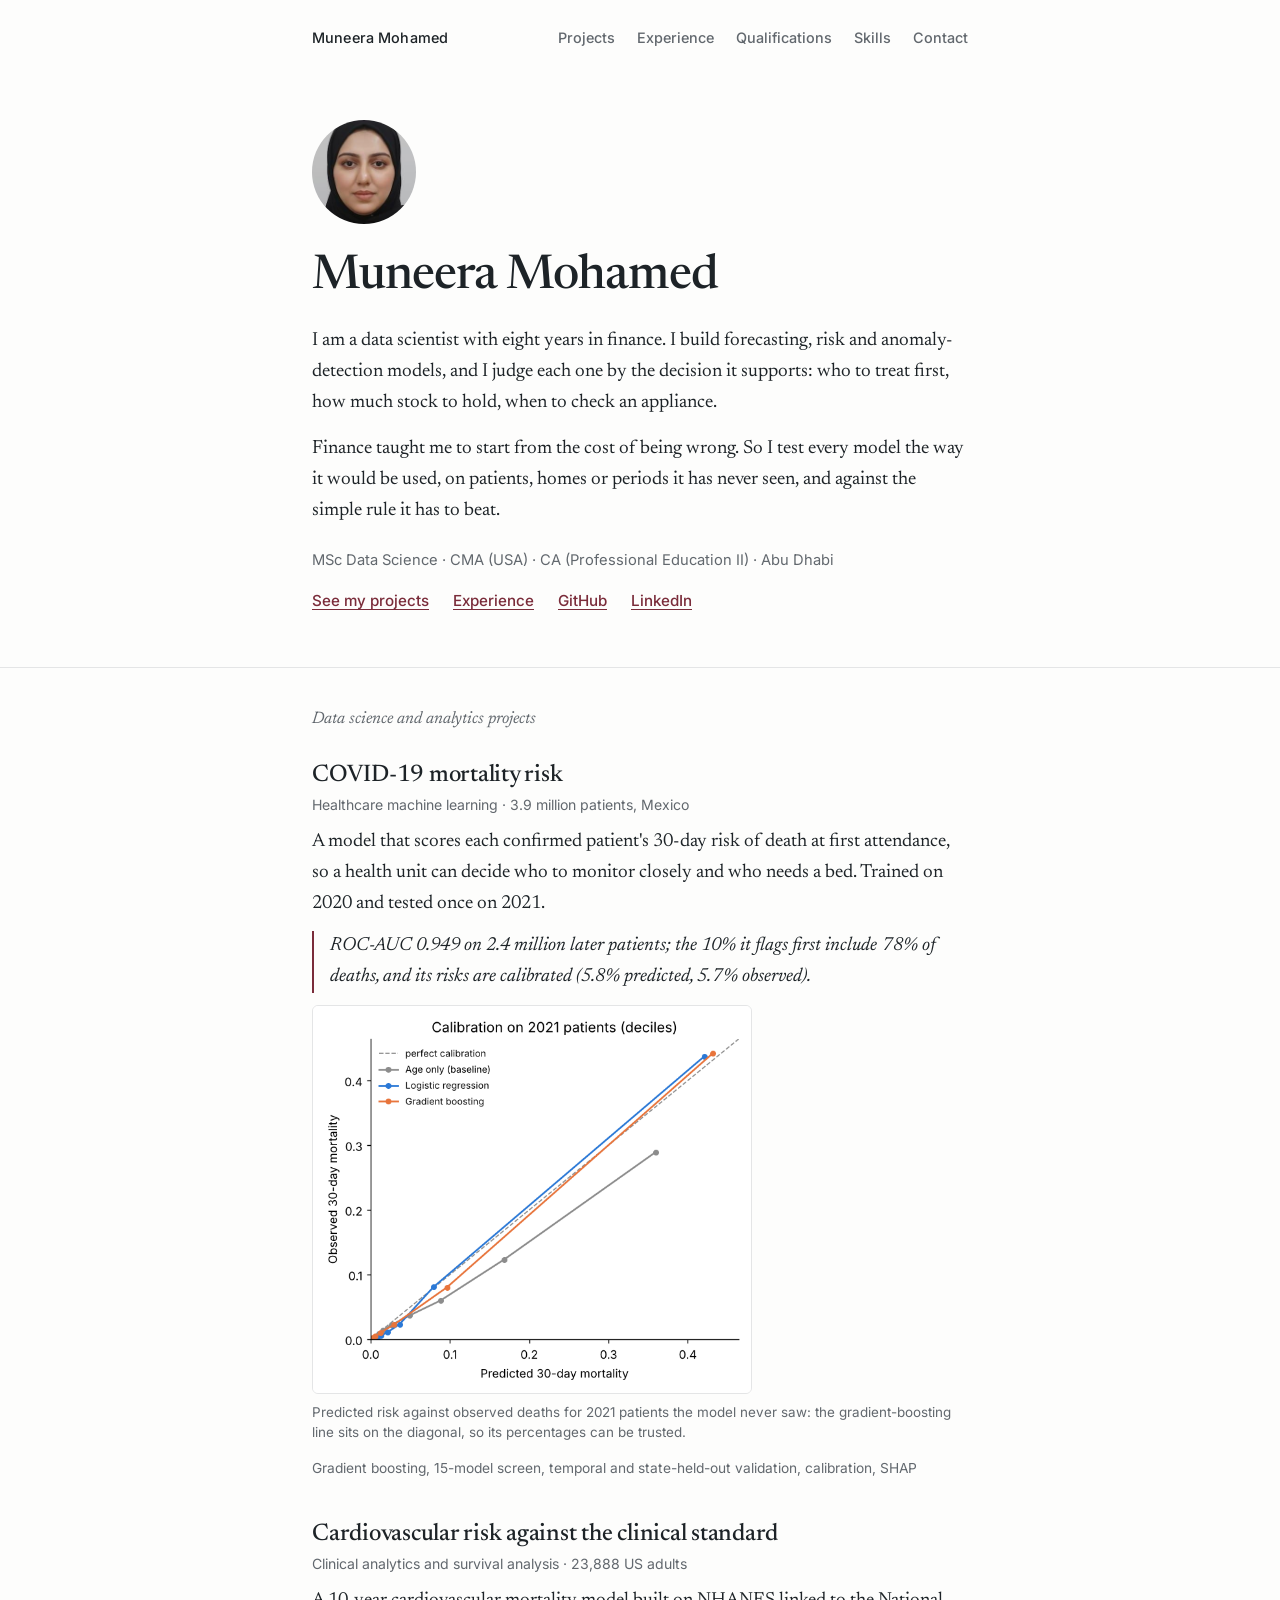
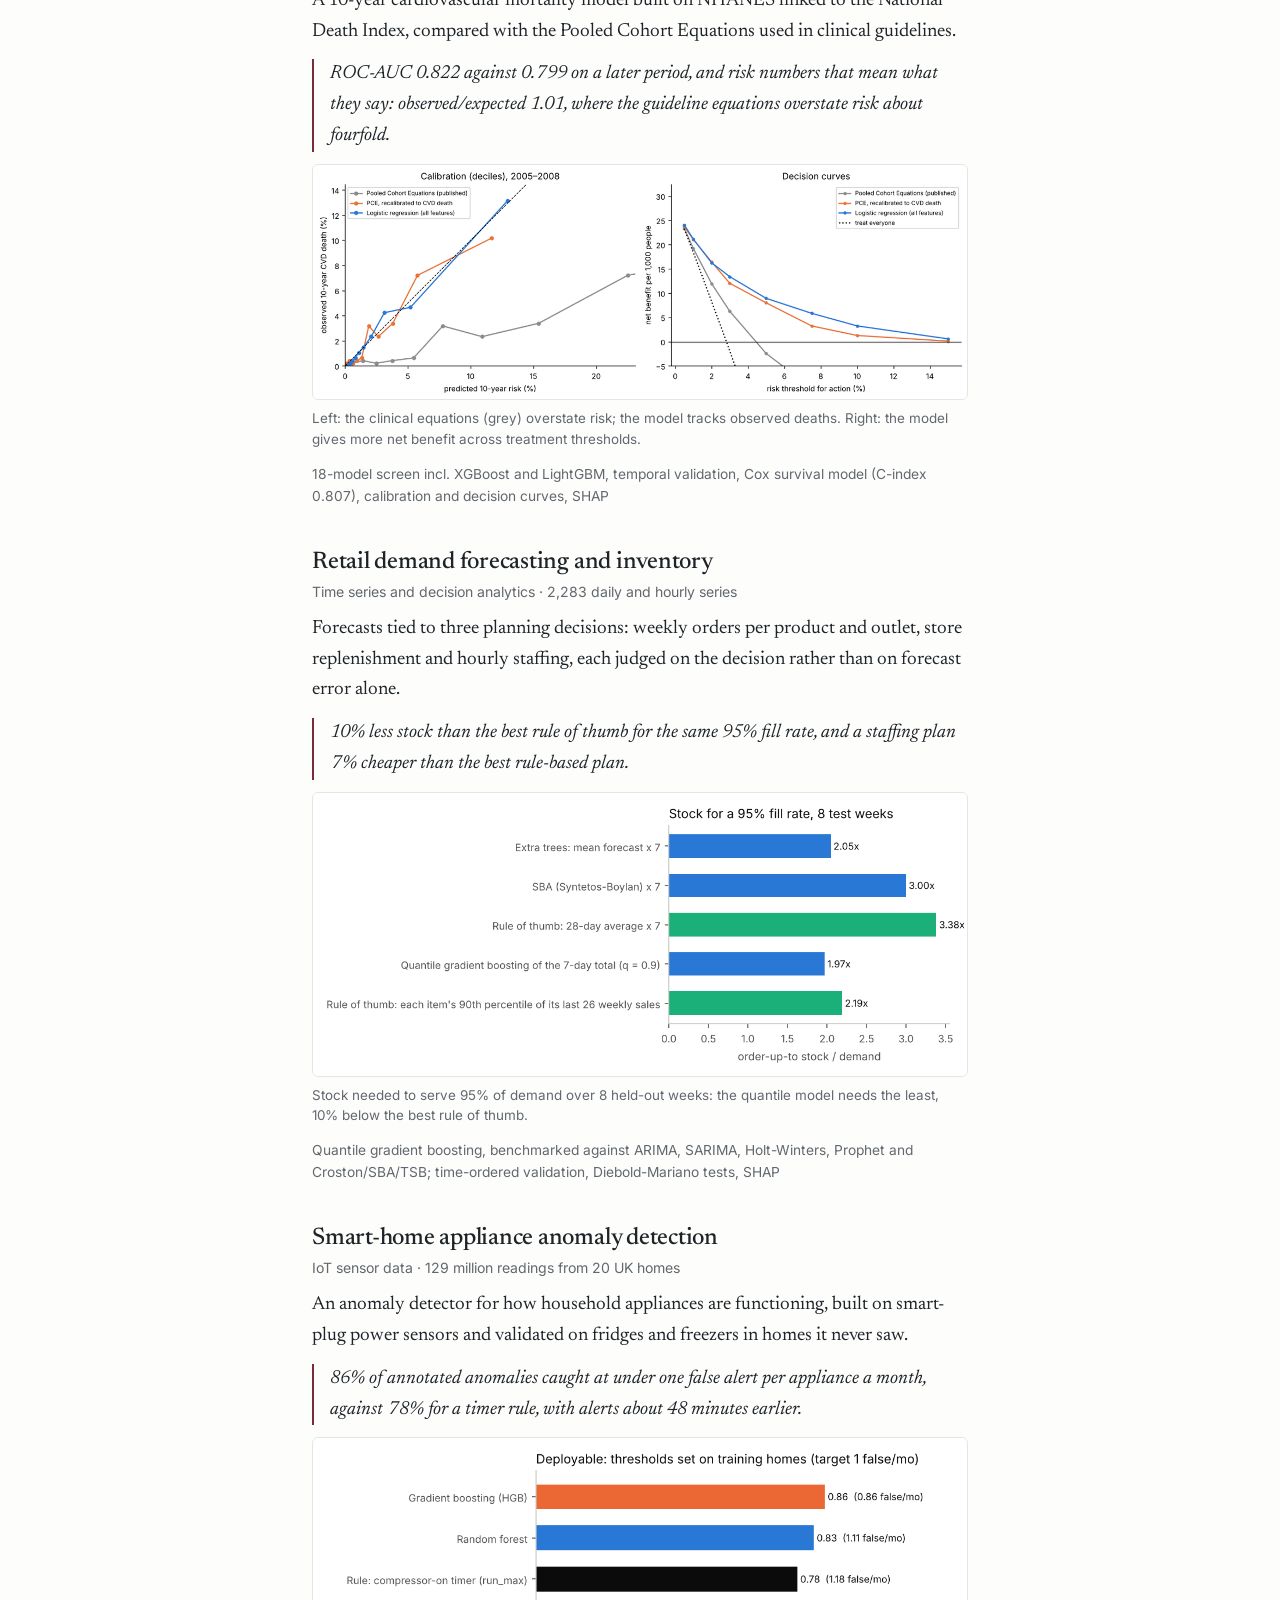
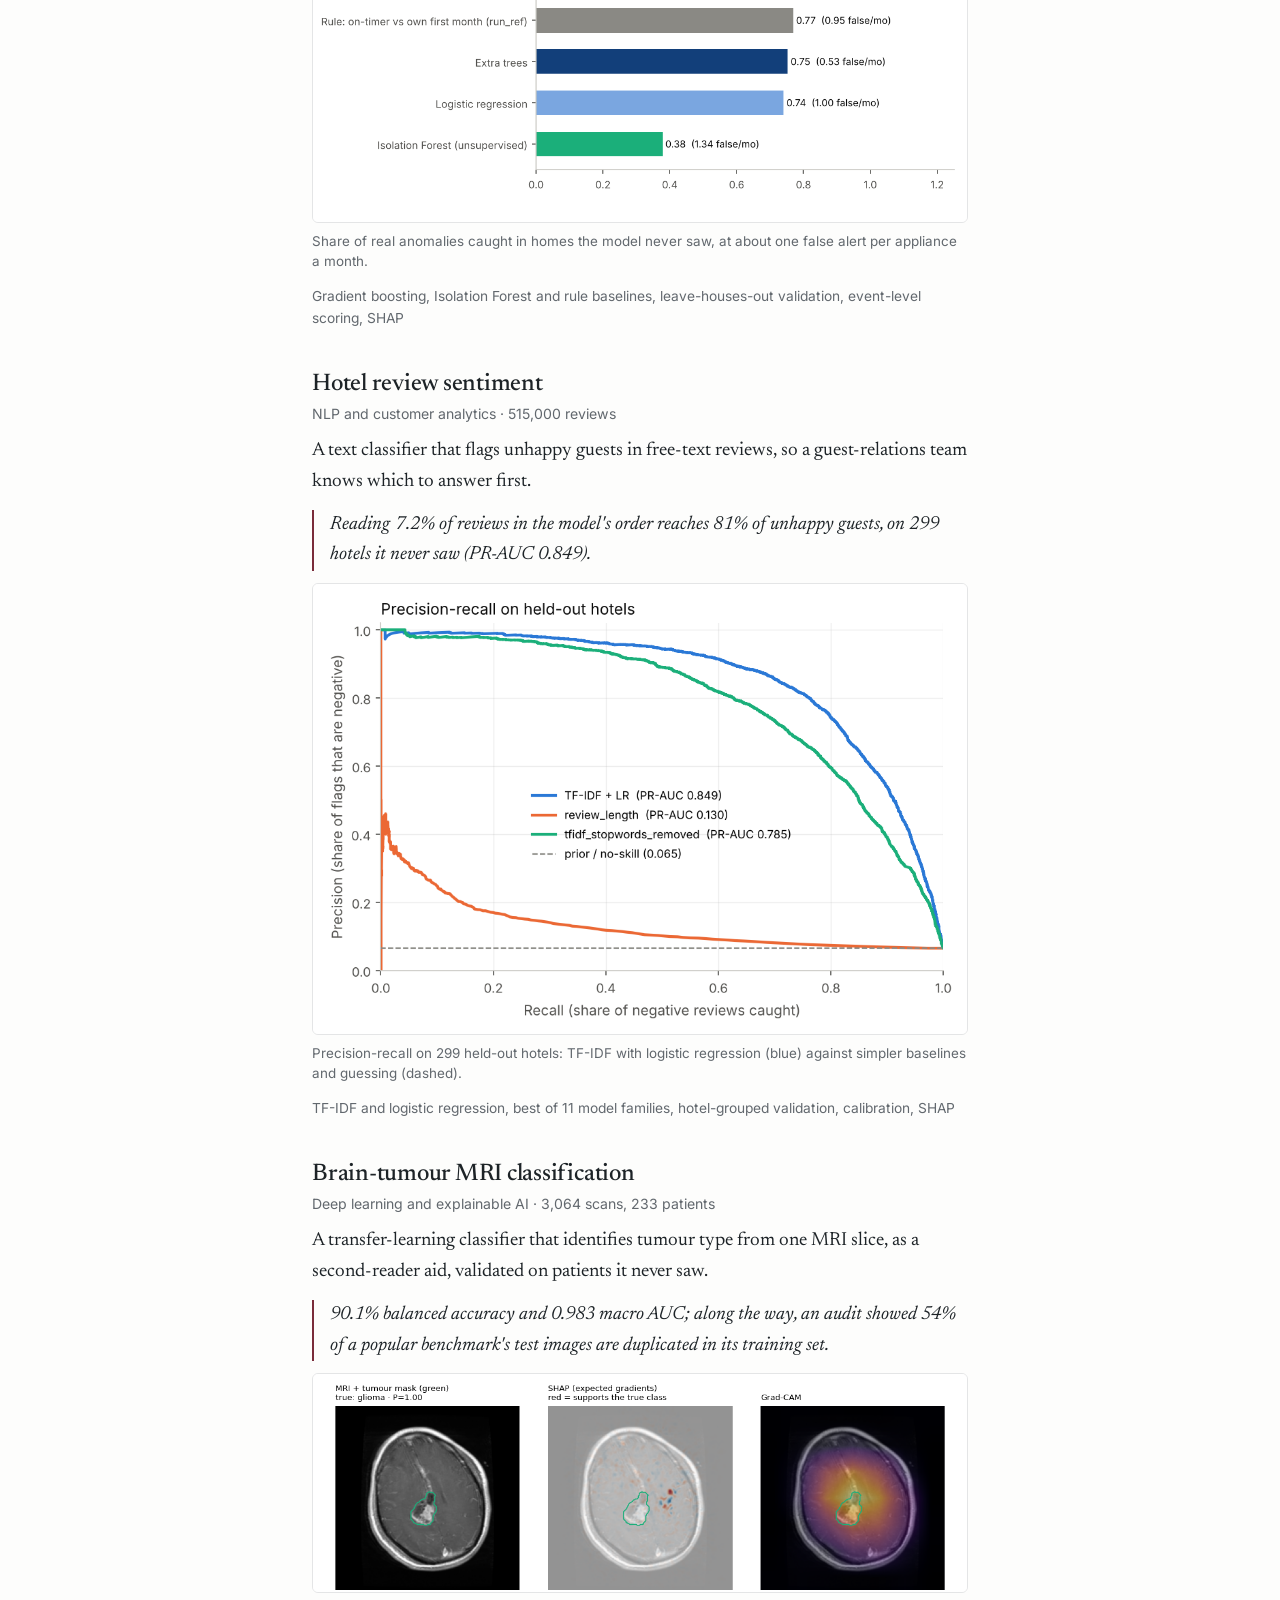
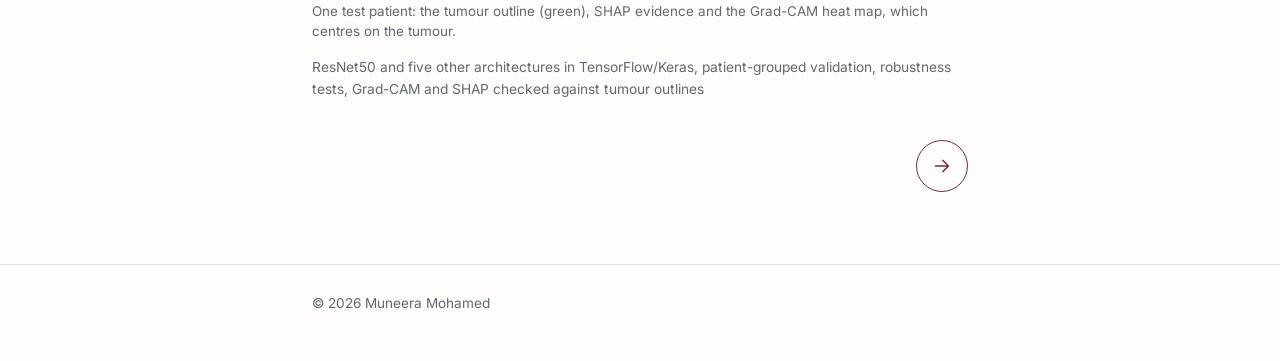
<file: index.html>
<!doctype html>
<html lang="en">
<head>
<meta charset="utf-8">
<meta name="viewport" content="width=device-width, initial-scale=1">
<title>Muneera Mohamed · Data Scientist</title>
<meta name="description" content="Muneera Mohamed, data scientist with eight years in finance. Forecasting, risk and anomaly-detection models judged by the decisions they support.">
<link rel="icon" href="favicon.svg" type="image/svg+xml">
<meta property="og:type" content="website">
<meta property="og:title" content="Muneera Mohamed · Data Scientist">
<meta property="og:description" content="Muneera Mohamed, data scientist with eight years in finance. Forecasting, risk and anomaly-detection models judged by the decisions they support.">
<meta property="og:url" content="https://muneera-dsa.github.io/">
<meta property="og:image" content="https://muneera-dsa.github.io/assets/muneera.jpg">
<meta name="twitter:card" content="summary">
<link rel="preconnect" href="https://fonts.googleapis.com">
<link rel="preconnect" href="https://fonts.gstatic.com" crossorigin>
<link href="https://fonts.googleapis.com/css2?family=Newsreader:ital,opsz,wght@0,6..72,400;0,6..72,500;0,6..72,600;1,6..72,400&family=Inter:wght@400;500;600&display=swap" rel="stylesheet">
<link rel="stylesheet" href="styles.css">
</head>
<body>

<header class="top">
  <div class="col">
    <a class="name" href="index.html">Muneera Mohamed</a>
    <nav aria-label="Site">
      <a href="index.html#work">Projects</a>
      <a href="experience.html">Experience</a>
      <a href="qualifications.html">Qualifications</a>
      <a href="skills.html">Skills</a>
      <a href="contact.html">Contact</a>
    </nav>
  </div>
</header>

<main>
<div class="intro">
  <div class="col">
    <img src="assets/muneera.jpg" alt="Portrait of Muneera Mohamed" width="104" height="104">
    <h1>Muneera Mohamed</h1>
    <p>I am a data scientist with eight years in finance. I build forecasting, risk and anomaly-detection models, and I judge each one by the decision it supports: who to treat first, how much stock to hold, when to check an appliance.</p>
    <p>Finance taught me to start from the cost of being wrong. So I test every model the way it would be used, on patients, homes or periods it has never seen, and against the simple rule it has to beat.</p>
    <p class="creds">MSc Data Science · CMA (USA) · CA (Professional Education II) · Abu Dhabi</p>
    <div class="links">
      <a href="#work">See my projects</a>
      <a href="experience.html">Experience</a>
      <a href="https://github.com/Muneera-DSA">GitHub</a>
      <a href="https://www.linkedin.com/in/muneera-mohamed-7010ba109">LinkedIn</a>
    </div>
  </div>
</div>

<section id="work">
  <div class="col">
    <h2>Data science and analytics projects</h2>
    <article class="work">
      <h3><a href="https://github.com/Muneera-DSA/COVID19-Mortality-Risk">COVID-19 mortality risk</a></h3>
      <p class="meta">Healthcare machine learning · 3.9 million patients, Mexico</p>
      <p>A model that scores each confirmed patient's 30-day risk of death at first attendance, so a health unit can decide who to monitor closely and who needs a bed. Trained on 2020 and tested once on 2021.</p>
      <p class="result">ROC-AUC 0.949 on 2.4 million later patients; the 10% it flags first include 78% of deaths, and its risks are calibrated (5.8% predicted, 5.7% observed).</p>
            <figure class="shot narrow"><a href="https://github.com/Muneera-DSA/COVID19-Mortality-Risk"><img src="assets/projects/covid_calibration.png" alt="Calibration chart: predicted against observed 30-day mortality for 2021 patients, with the model close to the diagonal" width="676" height="598" loading="lazy"></a><figcaption>Predicted risk against observed deaths for 2021 patients the model never saw: the gradient-boosting line sits on the diagonal, so its percentages can be trusted.</figcaption></figure>
      <p class="tools">Gradient boosting, 15-model screen, temporal and state-held-out validation, calibration, SHAP</p>
    </article>

    <article class="work">
      <h3><a href="https://github.com/Muneera-DSA/Cardiovascular-Risk-Prediction">Cardiovascular risk against the clinical standard</a></h3>
      <p class="meta">Clinical analytics and survival analysis · 23,888 US adults</p>
      <p>A 10-year cardiovascular mortality model built on NHANES linked to the National Death Index, compared with the Pooled Cohort Equations used in clinical guidelines.</p>
      <p class="result">ROC-AUC 0.822 against 0.799 on a later period, and risk numbers that mean what they say: observed/expected 1.01, where the guideline equations overstate risk about fourfold.</p>
            <figure class="shot"><a href="https://github.com/Muneera-DSA/Cardiovascular-Risk-Prediction"><img src="assets/projects/cvd_validation.png" alt="Calibration and decision curves comparing the model with the Pooled Cohort Equations" width="1200" height="431" loading="lazy"></a><figcaption>Left: the clinical equations (grey) overstate risk; the model tracks observed deaths. Right: the model gives more net benefit across treatment thresholds.</figcaption></figure>
      <p class="tools">18-model screen incl. XGBoost and LightGBM, temporal validation, Cox survival model (C-index 0.807), calibration and decision curves, SHAP</p>
    </article>

    <article class="work">
      <h3><a href="https://github.com/Muneera-DSA/retail-demand-optimization">Retail demand forecasting and inventory</a></h3>
      <p class="meta">Time series and decision analytics · 2,283 daily and hourly series</p>
      <p>Forecasts tied to three planning decisions: weekly orders per product and outlet, store replenishment and hourly staffing, each judged on the decision rather than on forecast error alone.</p>
      <p class="result">10% less stock than the best rule of thumb for the same 95% fill rate, and a staffing plan 7% cheaper than the best rule-based plan.</p>
            <figure class="shot"><a href="https://github.com/Muneera-DSA/retail-demand-optimization"><img src="assets/projects/retail_stock.png" alt="Bar chart of stock needed for a 95% fill rate by each ordering policy" width="1125" height="487" loading="lazy"></a><figcaption>Stock needed to serve 95% of demand over 8 held-out weeks: the quantile model needs the least, 10% below the best rule of thumb.</figcaption></figure>
      <p class="tools">Quantile gradient boosting, benchmarked against ARIMA, SARIMA, Holt-Winters, Prophet and Croston/SBA/TSB; time-ordered validation, Diebold-Mariano tests, SHAP</p>
    </article>

    <article class="work">
      <h3><a href="https://github.com/Muneera-DSA/smart_home_anomaly_detection">Smart-home appliance anomaly detection</a></h3>
      <p class="meta">IoT sensor data · 129 million readings from 20 UK homes</p>
      <p>An anomaly detector for how household appliances are functioning, built on smart-plug power sensors and validated on fridges and freezers in homes it never saw.</p>
      <p class="result">86% of annotated anomalies caught at under one false alert per appliance a month, against 78% for a timer rule, with alerts about 48 minutes earlier.</p>
            <figure class="shot"><a href="https://github.com/Muneera-DSA/smart_home_anomaly_detection"><img src="assets/projects/smarthome_detectors.png" alt="Bar chart of the share of annotated anomalies caught by each detector in unseen homes" width="1126" height="660" loading="lazy"></a><figcaption>Share of real anomalies caught in homes the model never saw, at about one false alert per appliance a month.</figcaption></figure>
      <p class="tools">Gradient boosting, Isolation Forest and rule baselines, leave-houses-out validation, event-level scoring, SHAP</p>
    </article>

    <article class="work">
      <h3><a href="https://github.com/Muneera-DSA/Hotel-Review-Sentiment-Analysis">Hotel review sentiment</a></h3>
      <p class="meta">NLP and customer analytics · 515,000 reviews</p>
      <p>A text classifier that flags unhappy guests in free-text reviews, so a guest-relations team knows which to answer first.</p>
      <p class="result">Reading 7.2% of reviews in the model's order reaches 81% of unhappy guests, on 299 hotels it never saw (PR-AUC 0.849).</p>
            <figure class="shot"><a href="https://github.com/Muneera-DSA/Hotel-Review-Sentiment-Analysis"><img src="assets/projects/hotel_pr_curve.png" alt="Precision-recall curves for the text classifier and simpler baselines on held-out hotels" width="960" height="660" loading="lazy"></a><figcaption>Precision-recall on 299 held-out hotels: TF-IDF with logistic regression (blue) against simpler baselines and guessing (dashed).</figcaption></figure>
      <p class="tools">TF-IDF and logistic regression, best of 11 model families, hotel-grouped validation, calibration, SHAP</p>
    </article>

    <article class="work">
      <h3><a href="https://github.com/Muneera-DSA/brainguard-mri-tumor-detection">Brain-tumour MRI classification</a></h3>
      <p class="meta">Deep learning and explainable AI · 3,064 scans, 233 patients</p>
      <p>A transfer-learning classifier that identifies tumour type from one MRI slice, as a second-reader aid, validated on patients it never saw.</p>
      <p class="result">90.1% balanced accuracy and 0.983 macro AUC; along the way, an audit showed 54% of a popular benchmark's test images are duplicated in its training set.</p>
            <figure class="shot"><a href="https://github.com/Muneera-DSA/brainguard-mri-tumor-detection"><img src="assets/projects/brain_explain.png" alt="An MRI slice with the tumour outlined, its SHAP map and its Grad-CAM heat map" width="1080" height="360" loading="lazy"></a><figcaption>One test patient: the tumour outline (green), SHAP evidence and the Grad-CAM heat map, which centres on the tumour.</figcaption></figure>
      <p class="tools">ResNet50 and five other architectures in TensorFlow/Keras, patient-grouped validation, robustness tests, Grad-CAM and SHAP checked against tumour outlines</p>
    </article>
    <p class="next"><a class="next-btn" href="experience.html" aria-label="Next: Experience" title="Experience"><svg viewBox="0 0 24 24" width="22" height="22" aria-hidden="true" focusable="false"><path d="M5 12h13M13 6l6 6-6 6" fill="none" stroke="currentColor" stroke-width="1.8" stroke-linecap="round" stroke-linejoin="round"/></svg></a></p>
  </div>
</section>
</main>

<footer>
  <div class="col">© 2026 Muneera Mohamed</div>
</footer>
</body>
</html>
</file>
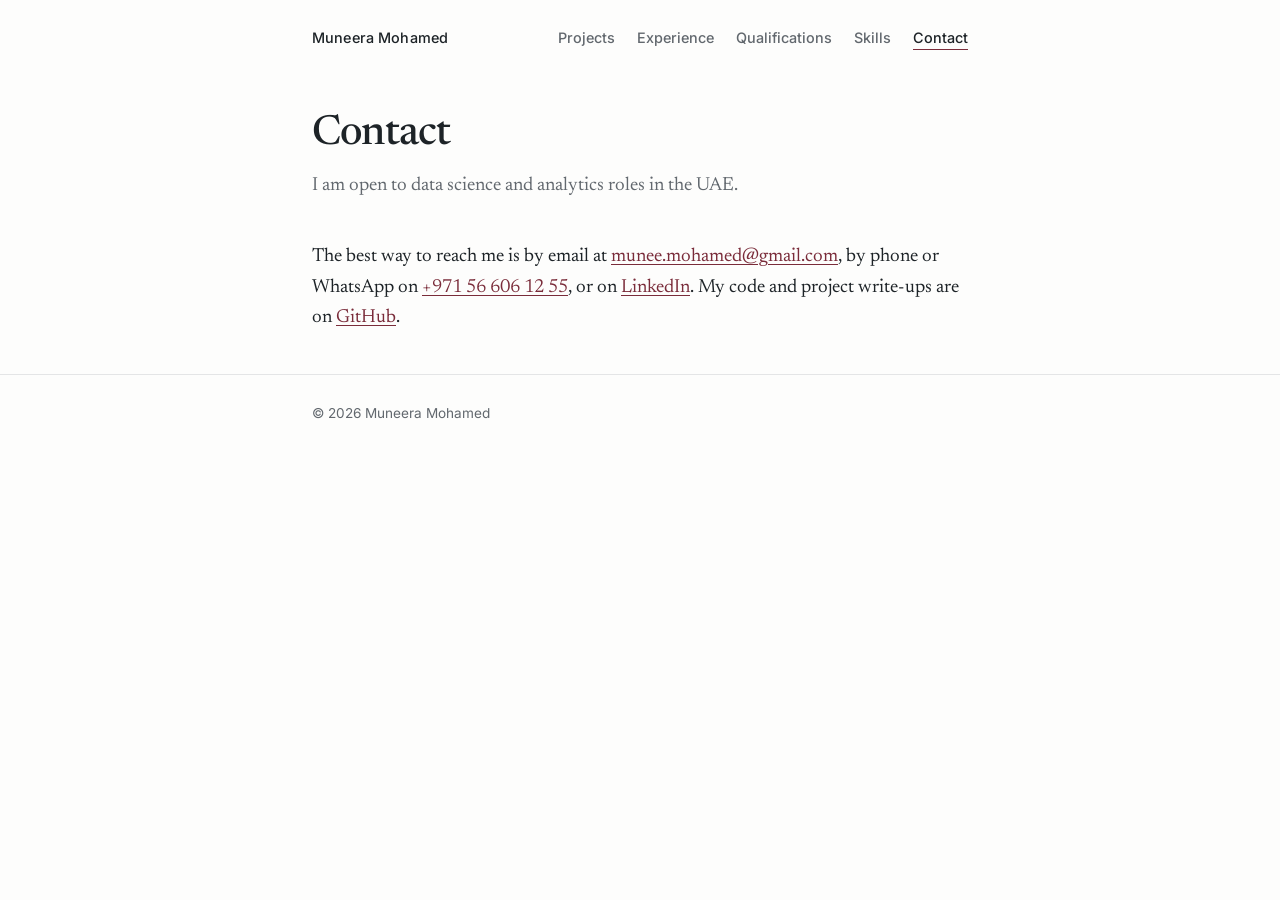
<file: contact.html>
<!doctype html>
<html lang="en">
<head>
<meta charset="utf-8">
<meta name="viewport" content="width=device-width, initial-scale=1">
<title>Contact · Muneera Mohamed</title>
<meta name="description" content="Muneera Mohamed, data scientist with eight years in finance. Forecasting, risk and anomaly-detection models judged by the decisions they support.">
<link rel="icon" href="favicon.svg" type="image/svg+xml">
<meta property="og:type" content="website">
<meta property="og:title" content="Contact · Muneera Mohamed">
<meta property="og:description" content="Muneera Mohamed, data scientist with eight years in finance. Forecasting, risk and anomaly-detection models judged by the decisions they support.">
<meta property="og:url" content="https://muneera-dsa.github.io/contact.html">
<meta property="og:image" content="https://muneera-dsa.github.io/assets/muneera.jpg">
<meta name="twitter:card" content="summary">
<link rel="preconnect" href="https://fonts.googleapis.com">
<link rel="preconnect" href="https://fonts.gstatic.com" crossorigin>
<link href="https://fonts.googleapis.com/css2?family=Newsreader:ital,opsz,wght@0,6..72,400;0,6..72,500;0,6..72,600;1,6..72,400&family=Inter:wght@400;500;600&display=swap" rel="stylesheet">
<link rel="stylesheet" href="styles.css">
</head>
<body>

<header class="top">
  <div class="col">
    <a class="name" href="index.html">Muneera Mohamed</a>
    <nav aria-label="Site">
      <a href="index.html#work">Projects</a>
      <a href="experience.html">Experience</a>
      <a href="qualifications.html">Qualifications</a>
      <a href="skills.html">Skills</a>
      <a href="contact.html" aria-current="page">Contact</a>
    </nav>
  </div>
</header>

<main>
<div class="page">
  <div class="col">
    <h1>Contact</h1>
    <p class="lede">I am open to data science and analytics roles in the UAE.</p>
    <div class="prose"><p>The best way to reach me is by email at <a href="mailto:munee.mohamed@gmail.com">munee.mohamed@gmail.com</a>, by phone or WhatsApp on <a href="tel:+971566061255">+971 56 606 12 55</a>, or on <a href="https://www.linkedin.com/in/muneera-mohamed-7010ba109">LinkedIn</a>. My code and project write-ups are on <a href="https://github.com/Muneera-DSA">GitHub</a>.</p></div>
  </div>
</div>
</main>

<footer>
  <div class="col">© 2026 Muneera Mohamed</div>
</footer>
</body>
</html>
</file>
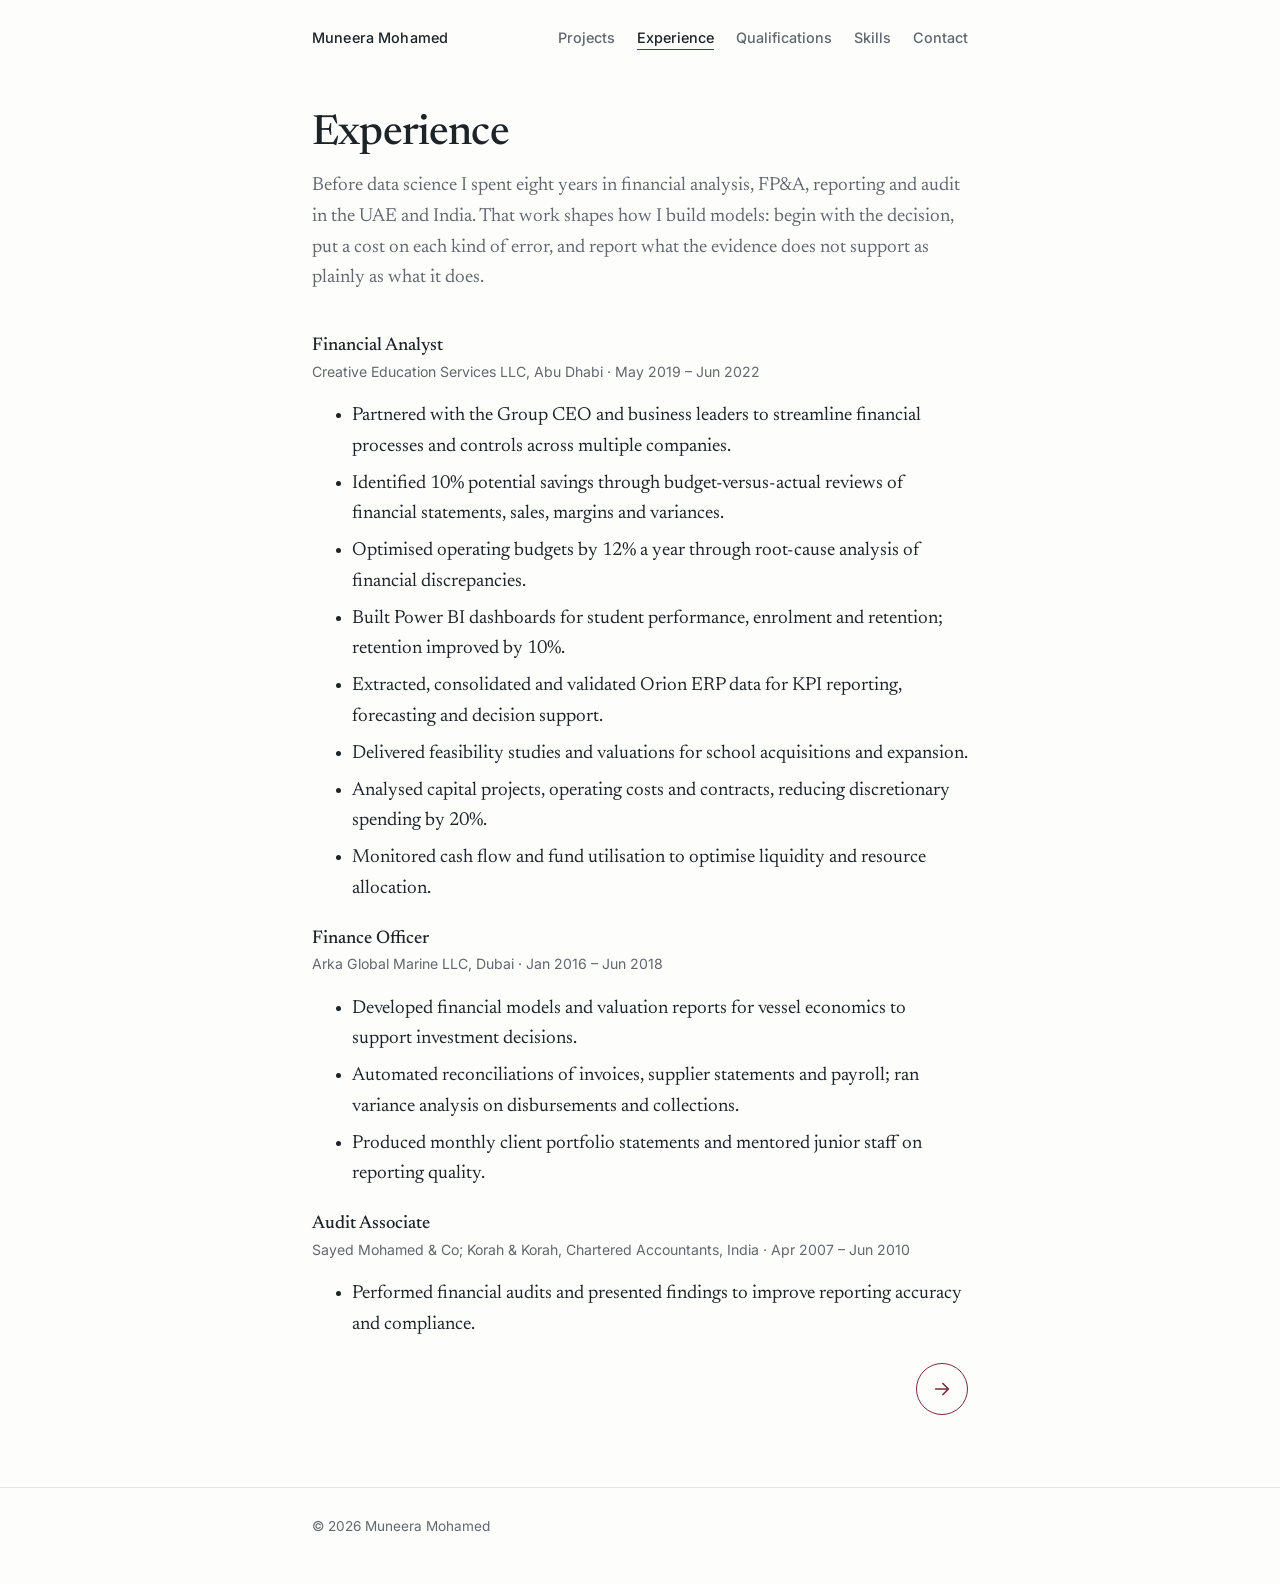
<file: experience.html>
<!doctype html>
<html lang="en">
<head>
<meta charset="utf-8">
<meta name="viewport" content="width=device-width, initial-scale=1">
<title>Experience · Muneera Mohamed</title>
<meta name="description" content="Muneera Mohamed, data scientist with eight years in finance. Forecasting, risk and anomaly-detection models judged by the decisions they support.">
<link rel="icon" href="favicon.svg" type="image/svg+xml">
<meta property="og:type" content="website">
<meta property="og:title" content="Experience · Muneera Mohamed">
<meta property="og:description" content="Muneera Mohamed, data scientist with eight years in finance. Forecasting, risk and anomaly-detection models judged by the decisions they support.">
<meta property="og:url" content="https://muneera-dsa.github.io/experience.html">
<meta property="og:image" content="https://muneera-dsa.github.io/assets/muneera.jpg">
<meta name="twitter:card" content="summary">
<link rel="preconnect" href="https://fonts.googleapis.com">
<link rel="preconnect" href="https://fonts.gstatic.com" crossorigin>
<link href="https://fonts.googleapis.com/css2?family=Newsreader:ital,opsz,wght@0,6..72,400;0,6..72,500;0,6..72,600;1,6..72,400&family=Inter:wght@400;500;600&display=swap" rel="stylesheet">
<link rel="stylesheet" href="styles.css">
</head>
<body>

<header class="top">
  <div class="col">
    <a class="name" href="index.html">Muneera Mohamed</a>
    <nav aria-label="Site">
      <a href="index.html#work">Projects</a>
      <a href="experience.html" aria-current="page">Experience</a>
      <a href="qualifications.html">Qualifications</a>
      <a href="skills.html">Skills</a>
      <a href="contact.html">Contact</a>
    </nav>
  </div>
</header>

<main>
<div class="page">
  <div class="col">
    <h1>Experience</h1>
    <p class="lede">Before data science I spent eight years in financial analysis, FP&amp;A, reporting and audit in the UAE and India. That work shapes how I build models: begin with the decision, put a cost on each kind of error, and report what the evidence does not support as plainly as what it does.</p>
    <div class="role">
        <h3>Financial Analyst</h3>
        <p class="meta">Creative Education Services LLC, Abu Dhabi · May 2019 – Jun 2022</p>
        <ul>
          <li>Partnered with the Group CEO and business leaders to streamline financial processes and controls across multiple companies.</li>
          <li>Identified 10% potential savings through budget-versus-actual reviews of financial statements, sales, margins and variances.</li>
          <li>Optimised operating budgets by 12% a year through root-cause analysis of financial discrepancies.</li>
          <li>Built Power BI dashboards for student performance, enrolment and retention; retention improved by 10%.</li>
          <li>Extracted, consolidated and validated Orion ERP data for KPI reporting, forecasting and decision support.</li>
          <li>Delivered feasibility studies and valuations for school acquisitions and expansion.</li>
          <li>Analysed capital projects, operating costs and contracts, reducing discretionary spending by 20%.</li>
          <li>Monitored cash flow and fund utilisation to optimise liquidity and resource allocation.</li>
        </ul>
      </div>
      <div class="role">
        <h3>Finance Officer</h3>
        <p class="meta">Arka Global Marine LLC, Dubai · Jan 2016 – Jun 2018</p>
        <ul>
          <li>Developed financial models and valuation reports for vessel economics to support investment decisions.</li>
          <li>Automated reconciliations of invoices, supplier statements and payroll; ran variance analysis on disbursements and collections.</li>
          <li>Produced monthly client portfolio statements and mentored junior staff on reporting quality.</li>
        </ul>
      </div>
      <div class="role">
        <h3>Audit Associate</h3>
        <p class="meta">Sayed Mohamed &amp; Co; Korah &amp; Korah, Chartered Accountants, India · Apr 2007 – Jun 2010</p>
        <ul>
          <li>Performed financial audits and presented findings to improve reporting accuracy and compliance.</li>
        </ul>
      </div>
    <p class="next"><a class="next-btn" href="qualifications.html" aria-label="Next: Qualifications" title="Qualifications"><svg viewBox="0 0 24 24" width="22" height="22" aria-hidden="true" focusable="false"><path d="M5 12h13M13 6l6 6-6 6" fill="none" stroke="currentColor" stroke-width="1.8" stroke-linecap="round" stroke-linejoin="round"/></svg></a></p>
  </div>
</div>
</main>

<footer>
  <div class="col">© 2026 Muneera Mohamed</div>
</footer>
</body>
</html>
</file>
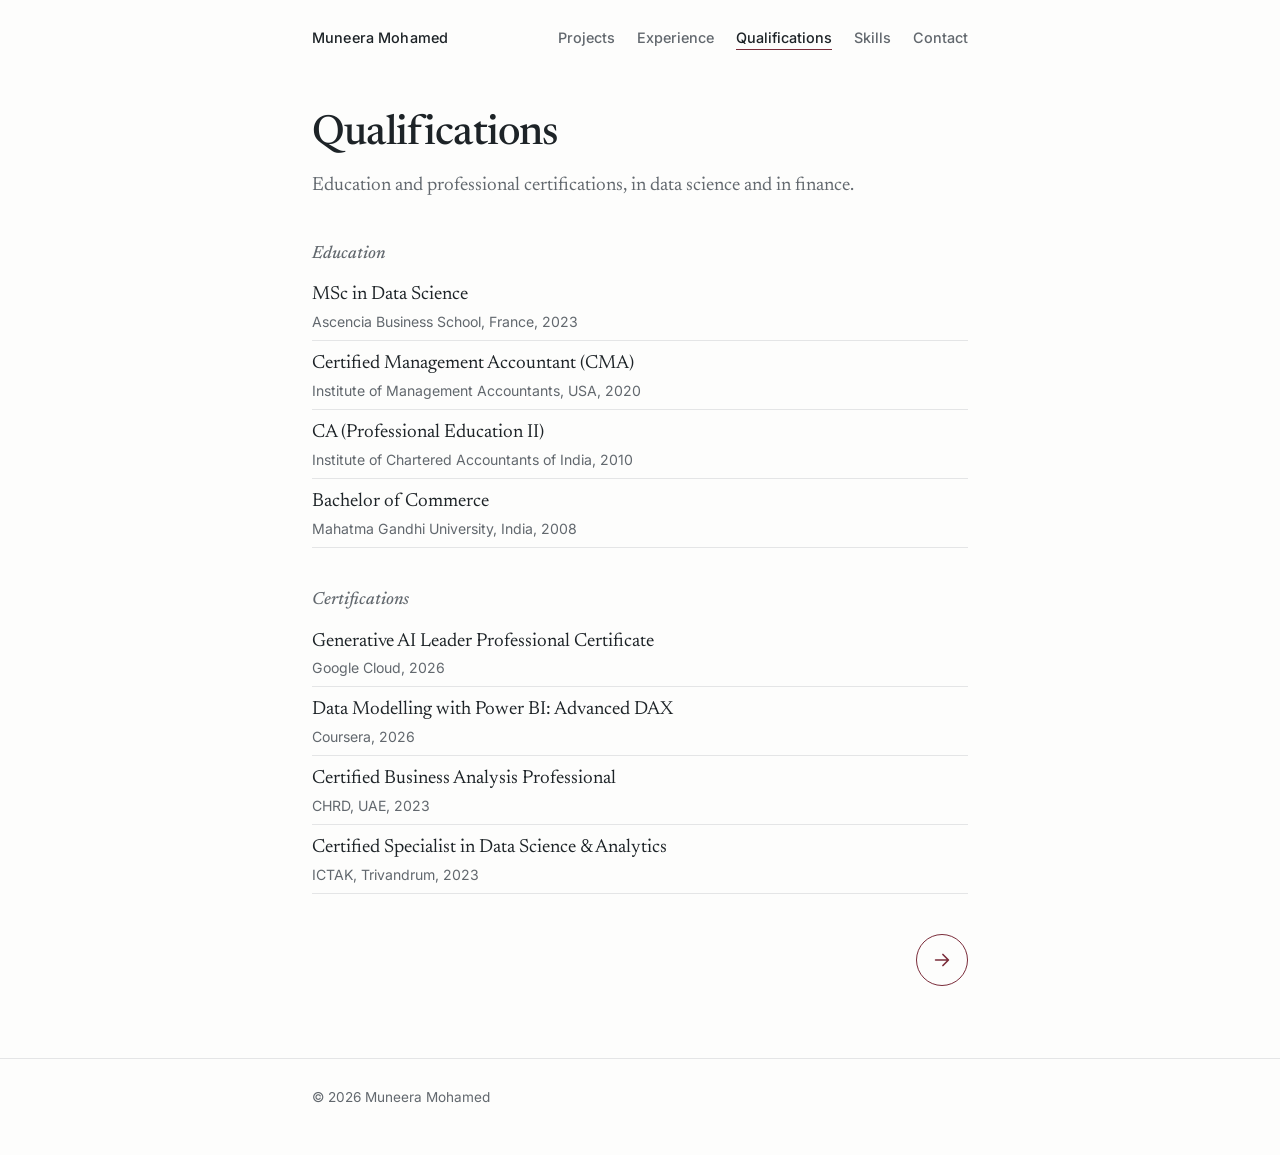
<file: qualifications.html>
<!doctype html>
<html lang="en">
<head>
<meta charset="utf-8">
<meta name="viewport" content="width=device-width, initial-scale=1">
<title>Qualifications · Muneera Mohamed</title>
<meta name="description" content="Muneera Mohamed, data scientist with eight years in finance. Forecasting, risk and anomaly-detection models judged by the decisions they support.">
<link rel="icon" href="favicon.svg" type="image/svg+xml">
<meta property="og:type" content="website">
<meta property="og:title" content="Qualifications · Muneera Mohamed">
<meta property="og:description" content="Muneera Mohamed, data scientist with eight years in finance. Forecasting, risk and anomaly-detection models judged by the decisions they support.">
<meta property="og:url" content="https://muneera-dsa.github.io/qualifications.html">
<meta property="og:image" content="https://muneera-dsa.github.io/assets/muneera.jpg">
<meta name="twitter:card" content="summary">
<link rel="preconnect" href="https://fonts.googleapis.com">
<link rel="preconnect" href="https://fonts.gstatic.com" crossorigin>
<link href="https://fonts.googleapis.com/css2?family=Newsreader:ital,opsz,wght@0,6..72,400;0,6..72,500;0,6..72,600;1,6..72,400&family=Inter:wght@400;500;600&display=swap" rel="stylesheet">
<link rel="stylesheet" href="styles.css">
</head>
<body>

<header class="top">
  <div class="col">
    <a class="name" href="index.html">Muneera Mohamed</a>
    <nav aria-label="Site">
      <a href="index.html#work">Projects</a>
      <a href="experience.html">Experience</a>
      <a href="qualifications.html" aria-current="page">Qualifications</a>
      <a href="skills.html">Skills</a>
      <a href="contact.html">Contact</a>
    </nav>
  </div>
</header>

<main>
<div class="page">
  <div class="col">
    <h1>Qualifications</h1>
    <p class="lede">Education and professional certifications, in data science and in finance.</p>
    <h4>Education</h4>
    <ul class="list">
        <li>MSc in Data Science<span>Ascencia Business School, France, 2023</span></li>
        <li>Certified Management Accountant (CMA)<span>Institute of Management Accountants, USA, 2020</span></li>
        <li>CA (Professional Education II)<span>Institute of Chartered Accountants of India, 2010</span></li>
        <li>Bachelor of Commerce<span>Mahatma Gandhi University, India, 2008</span></li>
      </ul>
    <h4>Certifications</h4>
    <ul class="list">
        <li>Generative AI Leader Professional Certificate<span>Google Cloud, 2026</span></li>
        <li>Data Modelling with Power BI: Advanced DAX<span>Coursera, 2026</span></li>
        <li>Certified Business Analysis Professional<span>CHRD, UAE, 2023</span></li>
        <li>Certified Specialist in Data Science &amp; Analytics<span>ICTAK, Trivandrum, 2023</span></li>
      </ul>
    <p class="next"><a class="next-btn" href="skills.html" aria-label="Next: Skills" title="Skills"><svg viewBox="0 0 24 24" width="22" height="22" aria-hidden="true" focusable="false"><path d="M5 12h13M13 6l6 6-6 6" fill="none" stroke="currentColor" stroke-width="1.8" stroke-linecap="round" stroke-linejoin="round"/></svg></a></p>
  </div>
</div>
</main>

<footer>
  <div class="col">© 2026 Muneera Mohamed</div>
</footer>
</body>
</html>
</file>
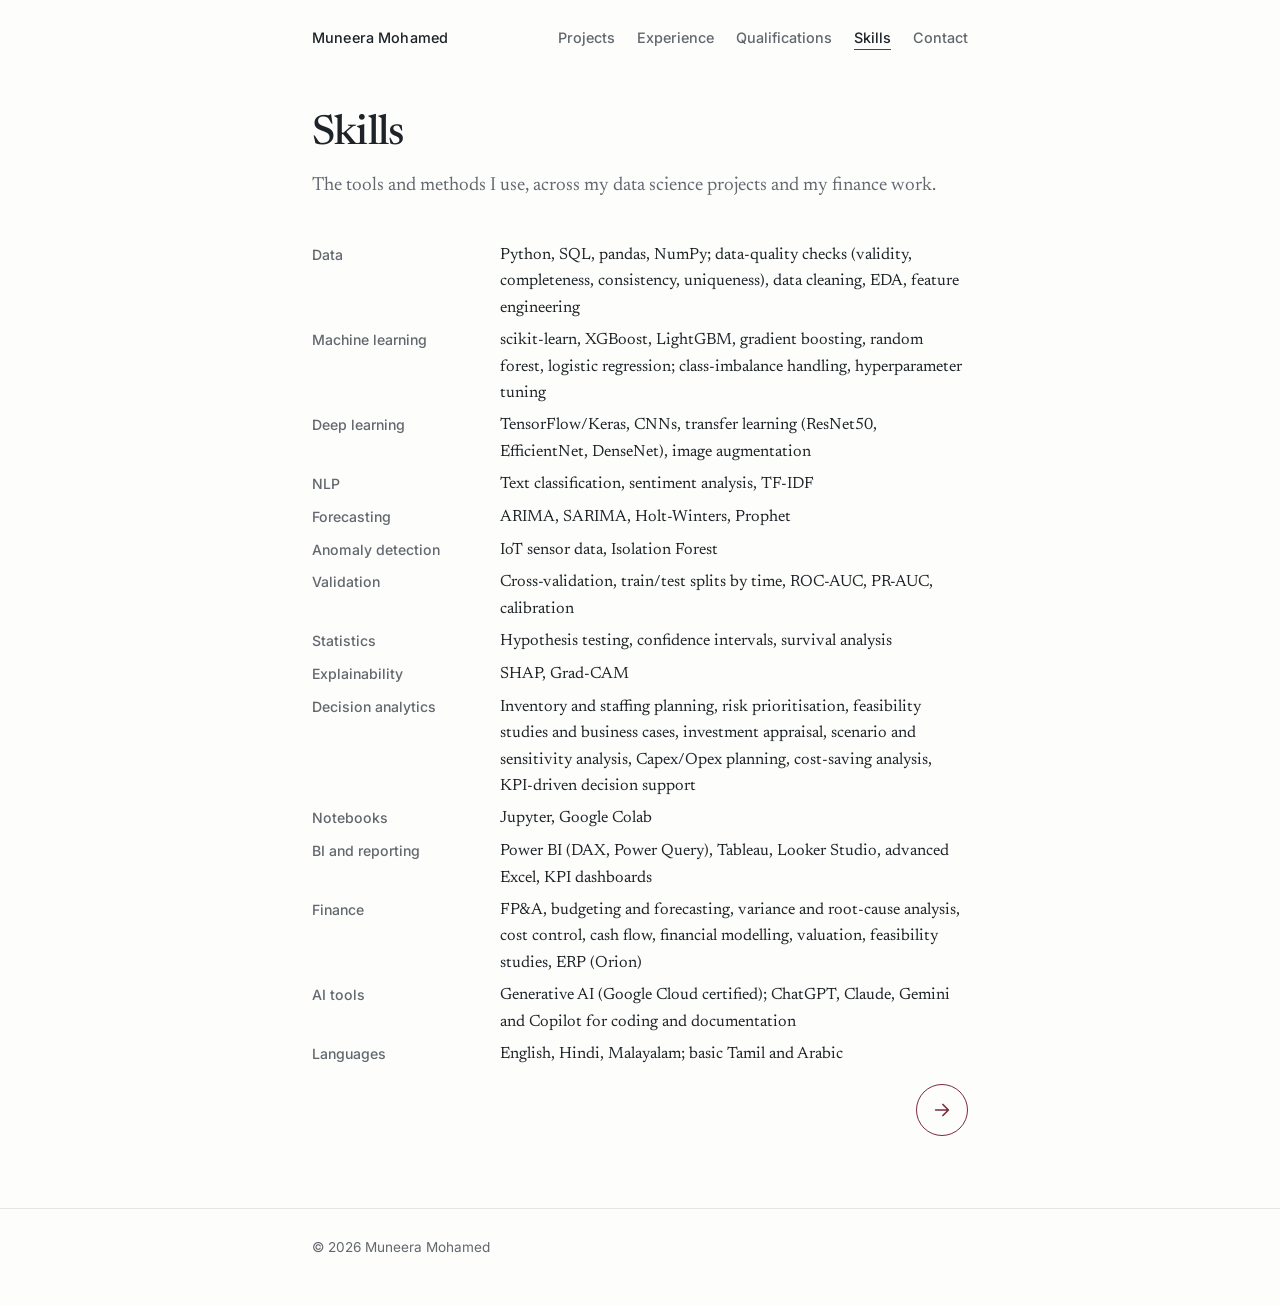
<file: skills.html>
<!doctype html>
<html lang="en">
<head>
<meta charset="utf-8">
<meta name="viewport" content="width=device-width, initial-scale=1">
<title>Skills · Muneera Mohamed</title>
<meta name="description" content="Muneera Mohamed, data scientist with eight years in finance. Forecasting, risk and anomaly-detection models judged by the decisions they support.">
<link rel="icon" href="favicon.svg" type="image/svg+xml">
<meta property="og:type" content="website">
<meta property="og:title" content="Skills · Muneera Mohamed">
<meta property="og:description" content="Muneera Mohamed, data scientist with eight years in finance. Forecasting, risk and anomaly-detection models judged by the decisions they support.">
<meta property="og:url" content="https://muneera-dsa.github.io/skills.html">
<meta property="og:image" content="https://muneera-dsa.github.io/assets/muneera.jpg">
<meta name="twitter:card" content="summary">
<link rel="preconnect" href="https://fonts.googleapis.com">
<link rel="preconnect" href="https://fonts.gstatic.com" crossorigin>
<link href="https://fonts.googleapis.com/css2?family=Newsreader:ital,opsz,wght@0,6..72,400;0,6..72,500;0,6..72,600;1,6..72,400&family=Inter:wght@400;500;600&display=swap" rel="stylesheet">
<link rel="stylesheet" href="styles.css">
</head>
<body>

<header class="top">
  <div class="col">
    <a class="name" href="index.html">Muneera Mohamed</a>
    <nav aria-label="Site">
      <a href="index.html#work">Projects</a>
      <a href="experience.html">Experience</a>
      <a href="qualifications.html">Qualifications</a>
      <a href="skills.html" aria-current="page">Skills</a>
      <a href="contact.html">Contact</a>
    </nav>
  </div>
</header>

<main>
<div class="page">
  <div class="col">
    <h1>Skills</h1>
    <p class="lede">The tools and methods I use, across my data science projects and my finance work.</p>
    <dl class="skills">
        <dt>Data</dt><dd>Python, SQL, pandas, NumPy; data-quality checks (validity, completeness, consistency, uniqueness), data cleaning, EDA, feature engineering</dd>
        <dt>Machine learning</dt><dd>scikit-learn, XGBoost, LightGBM, gradient boosting, random forest, logistic regression; class-imbalance handling, hyperparameter tuning</dd>
        <dt>Deep learning</dt><dd>TensorFlow/Keras, CNNs, transfer learning (ResNet50, EfficientNet, DenseNet), image augmentation</dd>
        <dt>NLP</dt><dd>Text classification, sentiment analysis, TF-IDF</dd>
        <dt>Forecasting</dt><dd>ARIMA, SARIMA, Holt-Winters, Prophet</dd>
        <dt>Anomaly detection</dt><dd>IoT sensor data, Isolation Forest</dd>
        <dt>Validation</dt><dd>Cross-validation, train/test splits by time, ROC-AUC, PR-AUC, calibration</dd>
        <dt>Statistics</dt><dd>Hypothesis testing, confidence intervals, survival analysis</dd>
        <dt>Explainability</dt><dd>SHAP, Grad-CAM</dd>
        <dt>Decision analytics</dt><dd>Inventory and staffing planning, risk prioritisation, feasibility studies and business cases, investment appraisal, scenario and sensitivity analysis, Capex/Opex planning, cost-saving analysis, KPI-driven decision support</dd>
        <dt>Notebooks</dt><dd>Jupyter, Google Colab</dd>
        <dt>BI and reporting</dt><dd>Power BI (DAX, Power Query), Tableau, Looker Studio, advanced Excel, KPI dashboards</dd>
        <dt>Finance</dt><dd>FP&amp;A, budgeting and forecasting, variance and root-cause analysis, cost control, cash flow, financial modelling, valuation, feasibility studies, ERP (Orion)</dd>
        <dt>AI tools</dt><dd>Generative AI (Google Cloud certified); ChatGPT, Claude, Gemini and Copilot for coding and documentation</dd>
        <dt>Languages</dt><dd>English, Hindi, Malayalam; basic Tamil and Arabic</dd>
      </dl>
    <p class="next"><a class="next-btn" href="contact.html" aria-label="Next: Contact" title="Contact"><svg viewBox="0 0 24 24" width="22" height="22" aria-hidden="true" focusable="false"><path d="M5 12h13M13 6l6 6-6 6" fill="none" stroke="currentColor" stroke-width="1.8" stroke-linecap="round" stroke-linejoin="round"/></svg></a></p>
  </div>
</div>
</main>

<footer>
  <div class="col">© 2026 Muneera Mohamed</div>
</footer>
</body>
</html>
</file>
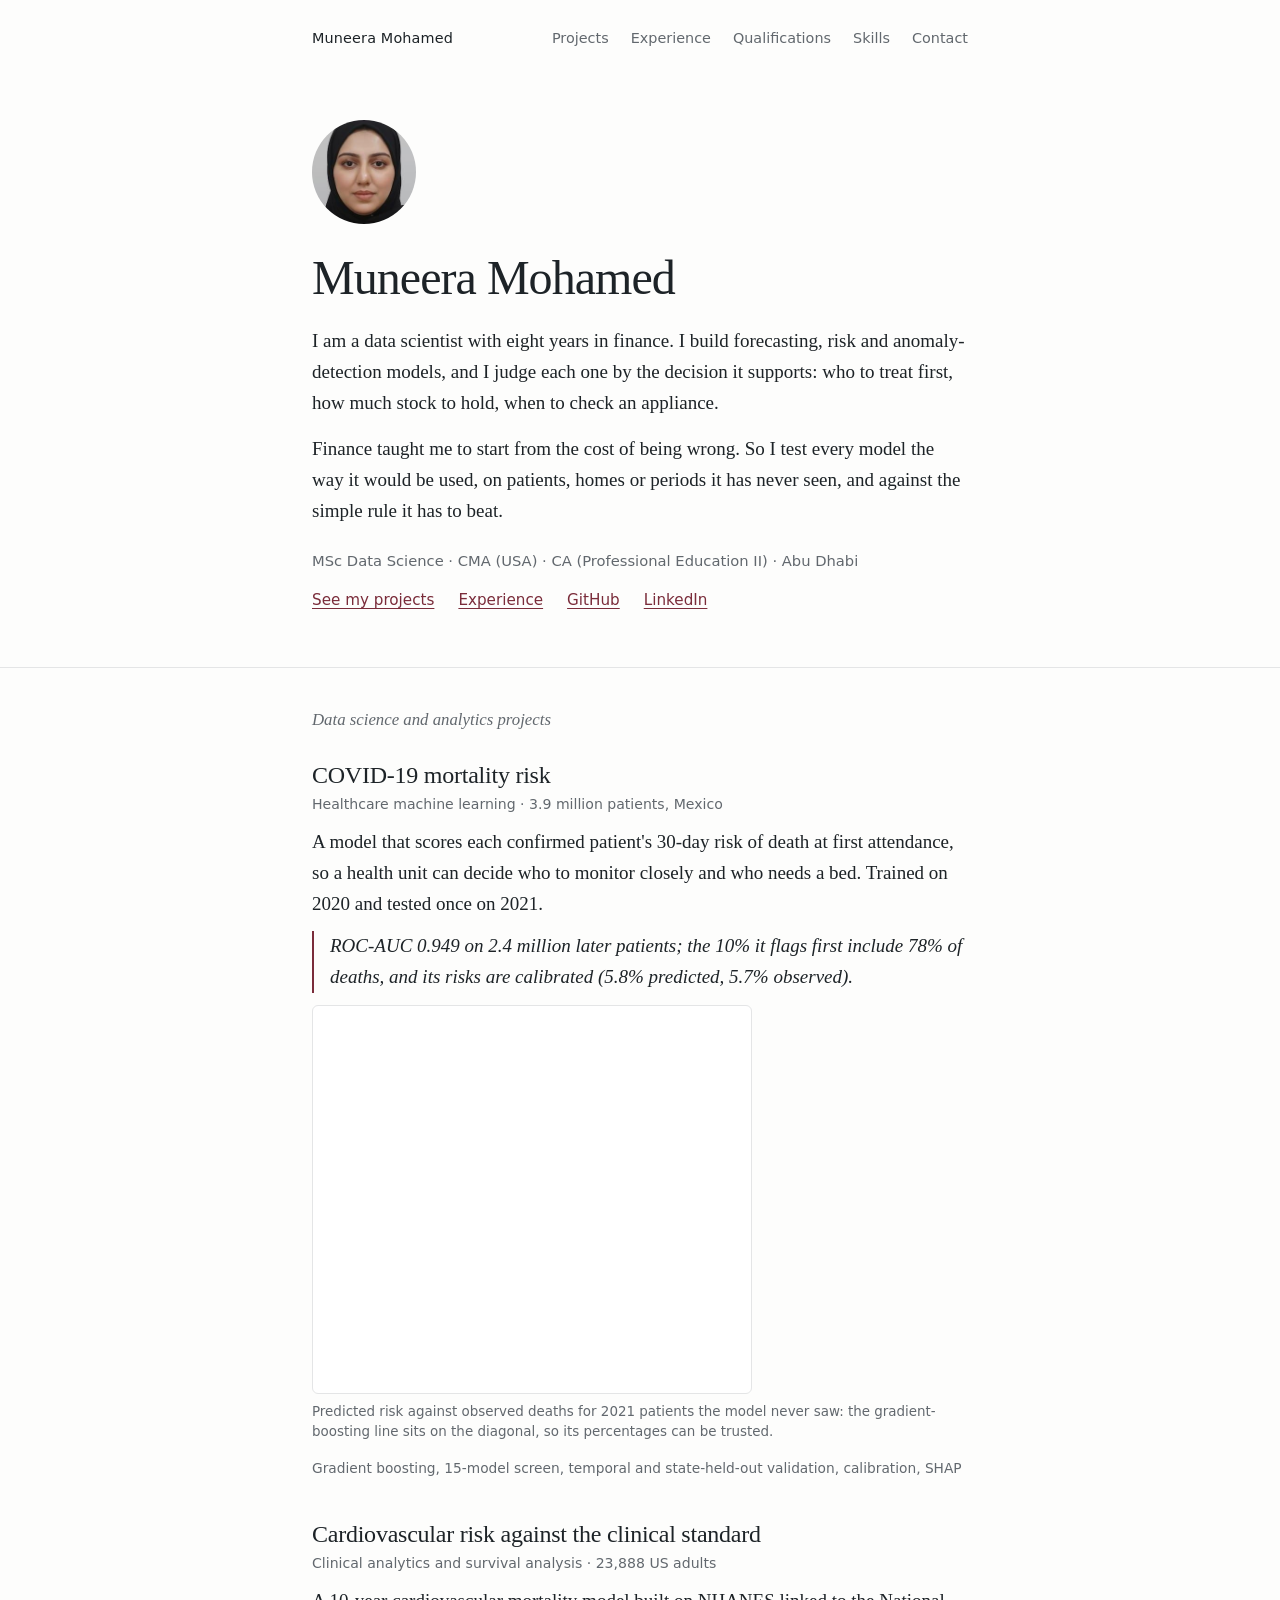
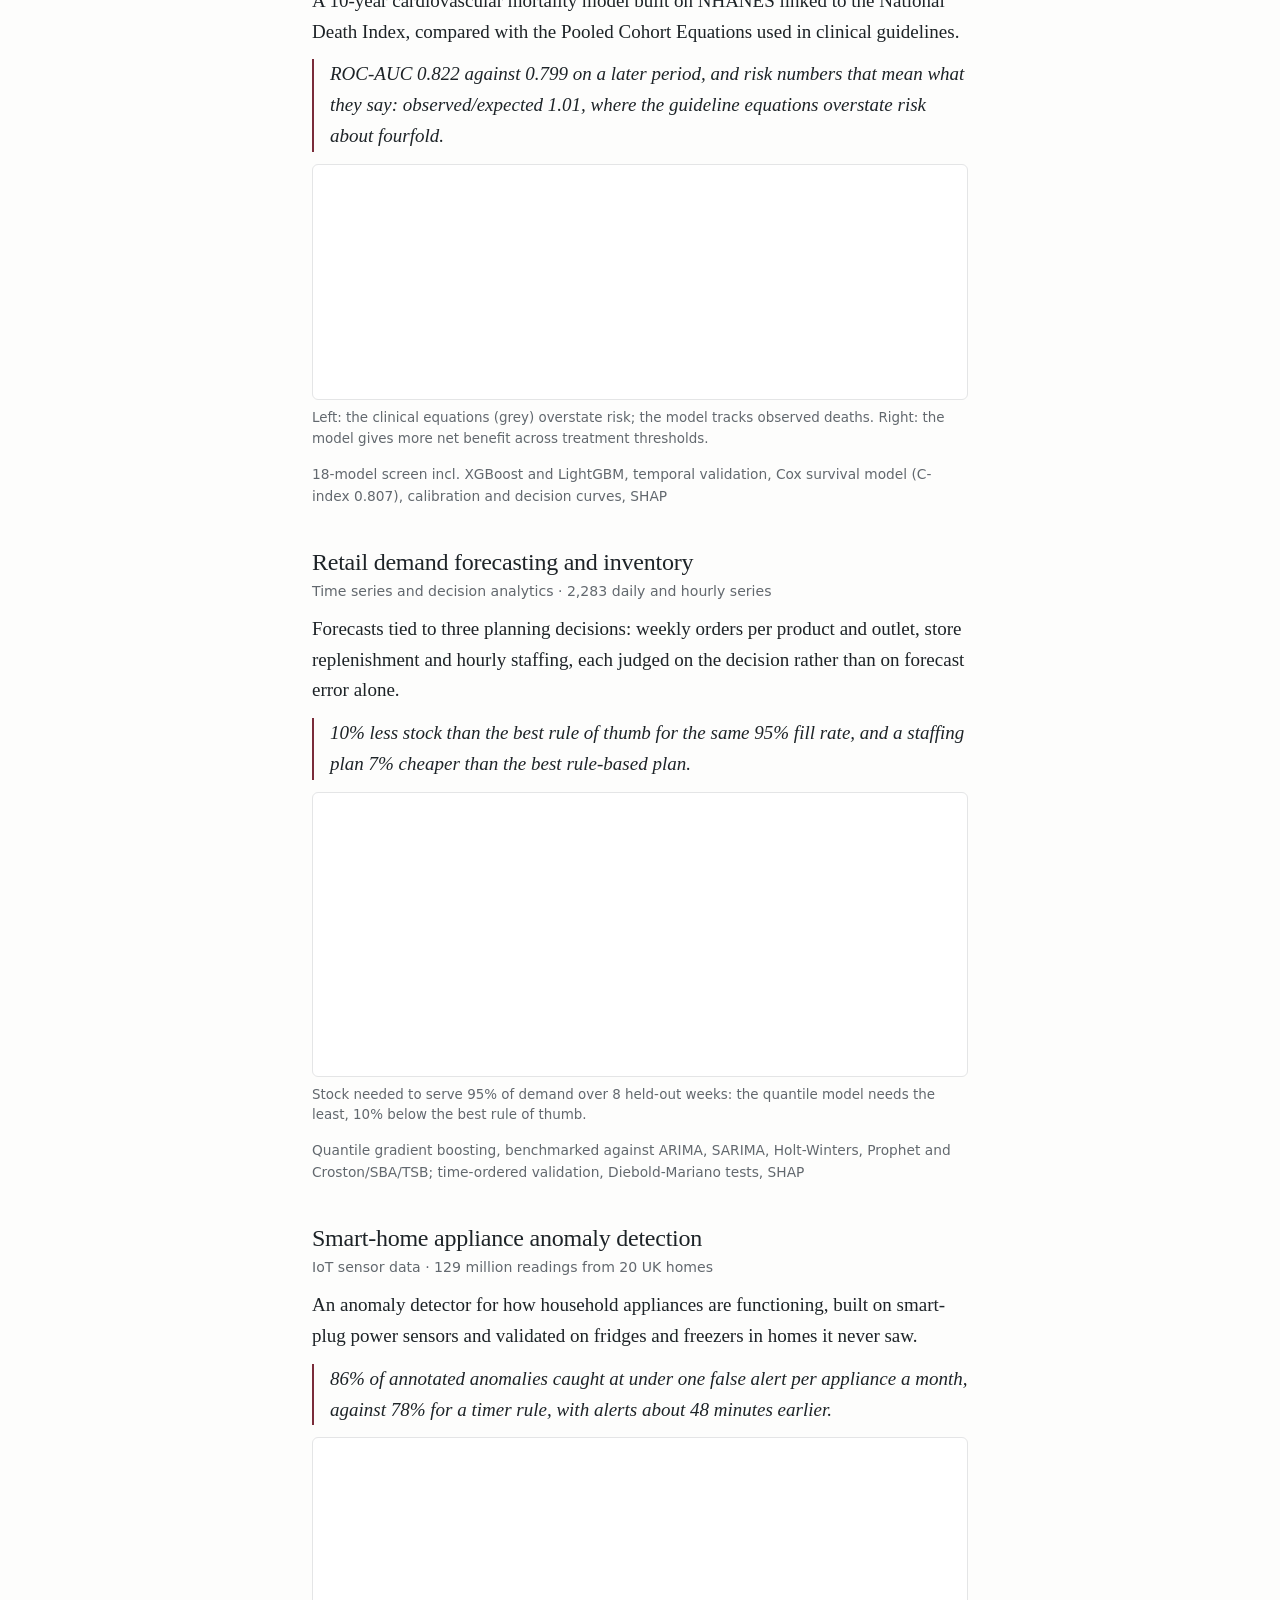
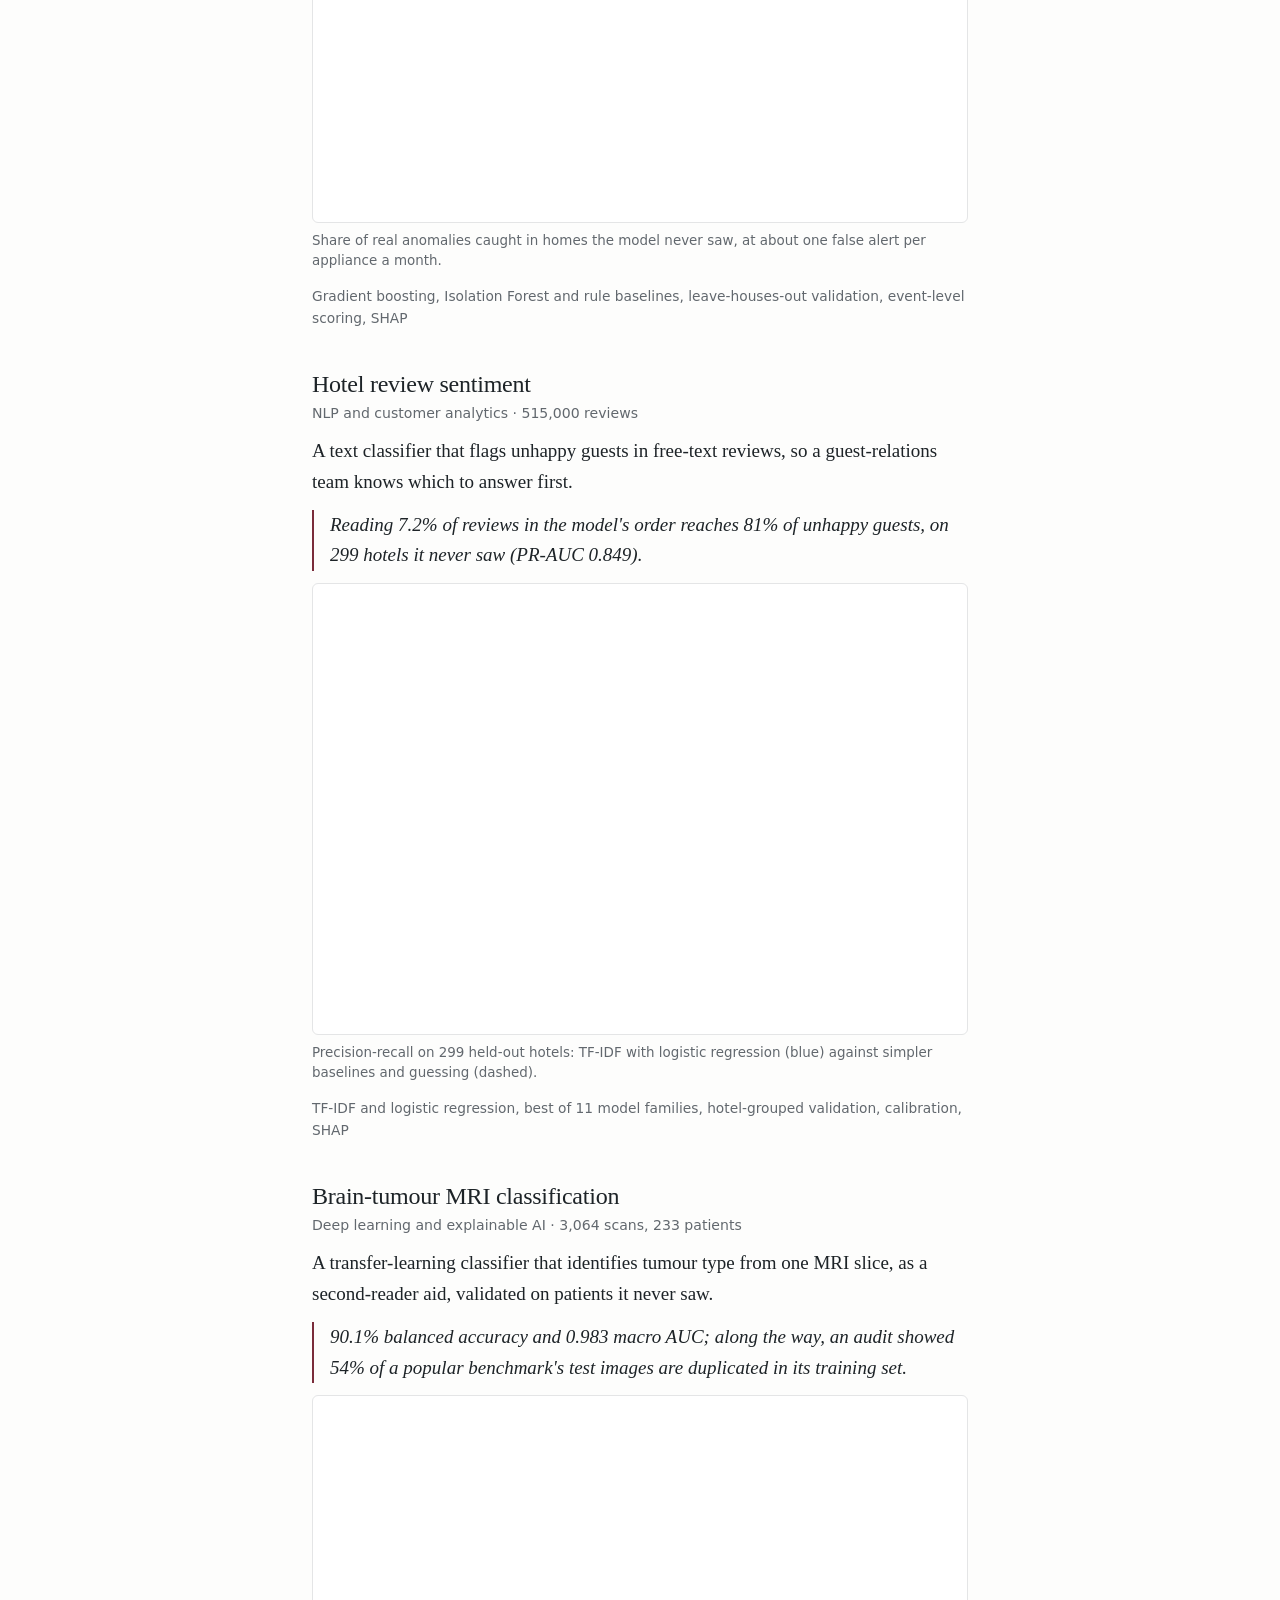
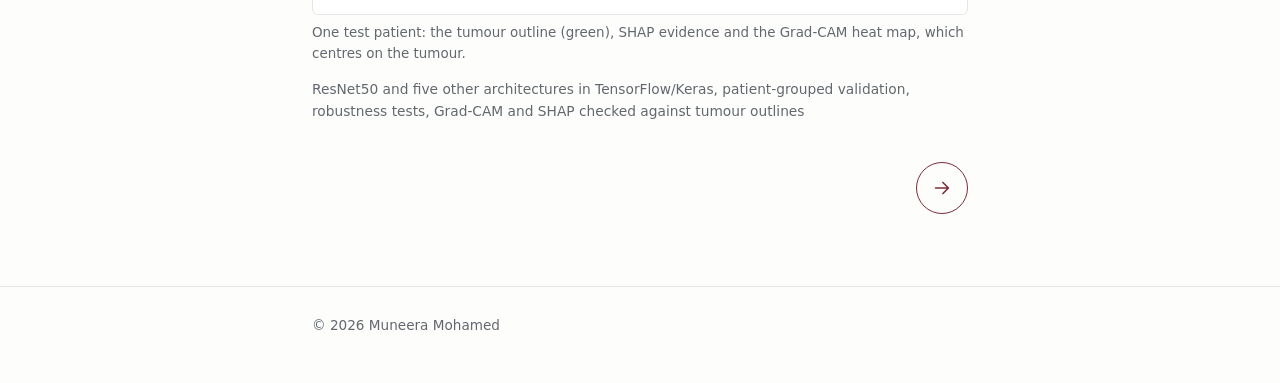
<file: work.html>
<!doctype html>
<html lang="en">
<head>
<meta charset="utf-8">
<title>Work · Muneera Mohamed</title>
<meta http-equiv="refresh" content="0; url=index.html#work">
<link rel="canonical" href="https://muneera-dsa.github.io/#work">
</head>
<body>
<p><a href="index.html#work">Selected work</a></p>
</body>
</html>
</file>
<file: styles.css>
:root {
  --paper: #fdfdfc;
  --ink: #1d2327;
  --muted: #62686e;
  --rule: #e4e5e6;
  --accent: #7a2c3a;
  --serif: "Newsreader", Georgia, "Times New Roman", serif;
  --sans: "Inter", system-ui, -apple-system, "Segoe UI", sans-serif;
}
@media (prefers-color-scheme: dark) {
  :root:not([data-theme="light"]) {
    --paper: #14171a; --ink: #e9e7e3; --muted: #a2a6aa; --rule: #2a2e32; --accent: #e0a0aa;
  }
}
:root[data-theme="dark"] { --paper: #14171a; --ink: #e9e7e3; --muted: #a2a6aa; --rule: #2a2e32; --accent: #e0a0aa; }

* { box-sizing: border-box; }
html { -webkit-text-size-adjust: 100%; scroll-behavior: smooth; }
@media (prefers-reduced-motion: reduce) { html { scroll-behavior: auto; } }
body { margin: 0; background: var(--paper); color: var(--ink); font: 400 1.1875rem/1.62 var(--serif);
       font-optical-sizing: auto; text-rendering: optimizeLegibility; }
a { color: var(--accent); text-decoration: underline; text-decoration-thickness: 1px; text-underline-offset: 3px; }
a:hover { text-decoration-thickness: 2px; }
a:focus-visible { outline: 2px solid var(--accent); outline-offset: 3px; border-radius: 2px; }
.col { max-width: 44rem; margin: 0 auto; padding: 0 24px; }

header.top { padding: 28px 0 0; }
header.top .col { display: flex; justify-content: space-between; align-items: baseline; gap: 16px; font: 500 .9rem/1.4 var(--sans); }
header.top .name { color: var(--ink); text-decoration: none; letter-spacing: .01em; }
header.top nav { display: flex; gap: 22px; }
header.top nav a { color: var(--muted); text-decoration: none; }
header.top nav a:hover, header.top nav a[aria-current="page"] { color: var(--ink); }
header.top nav a[aria-current="page"] { text-decoration: underline; text-decoration-color: var(--accent); text-underline-offset: 6px; }
@media (max-width: 620px) { header.top .col { flex-direction: column; gap: 10px; } header.top nav { flex-wrap: wrap; gap: 6px 14px; font-size: .86rem; } }

.intro { padding: 72px 0 56px; }
.intro img { width: 104px; height: 104px; object-fit: cover; object-position: 50% 18%; border-radius: 50%; display: block; margin-bottom: 28px; }
h1 { font: 500 3rem/1.08 var(--serif); letter-spacing: -0.02em; margin: 0 0 22px; }
.intro p { margin: 0 0 16px; }
.intro .creds { font: 400 .92rem/1.6 var(--sans); color: var(--muted); margin-top: 22px; }
.intro .links { font: 500 .95rem/1.4 var(--sans); display: flex; flex-wrap: wrap; gap: 8px 24px; margin-top: 18px; }
@media (max-width: 520px) { h1 { font-size: 2.4rem; } .intro { padding-top: 48px; } }

section { padding: 40px 0 24px; border-top: 1px solid var(--rule); }
h2 { font: 400 1.05rem/1.4 var(--serif); font-style: italic; color: var(--muted); margin: 0 0 28px; }

.work { margin: 0 0 40px; }
.work h3 { font: 500 1.5rem/1.25 var(--serif); letter-spacing: -0.01em; margin: 0 0 4px; }
.work h3 a { color: var(--ink); text-decoration: none; }
.work h3 a:hover { color: var(--accent); }
.work .meta { font: 400 .88rem/1.5 var(--sans); color: var(--muted); margin: 0 0 12px; }
.work p { margin: 0 0 12px; }
.work .result { font-style: italic; border-left: 2px solid var(--accent); padding-left: 16px; }
.work .tools { font: 400 .86rem/1.6 var(--sans); color: var(--muted); }

.prose p { margin: 0 0 16px; }
#about .prose { margin-bottom: 30px; }

.role { margin: 0 0 22px; }
.role h3 { font: 500 1.15rem/1.35 var(--serif); margin: 0; }
.role .meta { font: 400 .88rem/1.5 var(--sans); color: var(--muted); margin: 2px 0 6px; }
.role p { margin: 0; }

.list { list-style: none; padding: 0; margin: 0 0 28px; }
.list li { padding: 8px 0; border-bottom: 1px solid var(--rule); }
.list li span { font: 400 .88rem/1.5 var(--sans); color: var(--muted); display: block; }
h4 { font: 500 1.1rem/1.4 var(--serif); margin: 0 0 6px; }

.skills { display: grid; grid-template-columns: 10.5rem 1fr; gap: 6px 20px; margin: 0; font-size: 1.02rem; }
.skills dt { font: 500 .88rem/1.9 var(--sans); color: var(--muted); }
.skills dd { margin: 0; }
@media (max-width: 520px) { .skills { grid-template-columns: 1fr; } .skills dd { margin-bottom: 8px; } }

               font: 500 .95rem/1.4 var(--sans); color: var(--muted); border-bottom: 2px solid transparent; }
.role ul { margin: 6px 0 0; padding-left: 1.1em; }
.role li { margin: 0 0 6px; }
footer { border-top: 1px solid var(--rule); padding: 28px 0 48px; font: 400 .85rem/1.5 var(--sans); color: var(--muted); }

.page { padding: 64px 0 24px; }
.page h1 { font-size: 2.6rem; margin-bottom: 14px; }
.page .lede { color: var(--muted); margin: 0 0 40px; }
.page .list { margin-bottom: 40px; }
.next { display: flex; justify-content: flex-end; margin: 16px 0 48px; }
.next-btn { display: inline-flex; align-items: center; justify-content: center; width: 52px; height: 52px; border-radius: 50%;
            border: 1px solid var(--accent); color: var(--accent); text-decoration: none; transition: background-color .15s, color .15s; }
.next-btn:hover { background: var(--accent); color: var(--paper); }
.next-btn:focus-visible { outline: 2px solid var(--accent); outline-offset: 3px; }
@media (max-width: 520px) { .page h1 { font-size: 2.1rem; } .page { padding-top: 40px; } }
.page h4 { margin-top: 8px; font-style: italic; color: var(--muted); }
.shot { margin: 4px 0 14px; }
.shot img { display: block; width: 100%; height: auto; border: 1px solid var(--rule); border-radius: 6px; background: #fff; }
.shot figcaption { font: 400 .84rem/1.5 var(--sans); color: var(--muted); margin-top: 8px; }
.shot.narrow img { max-width: 440px; }
</file>
